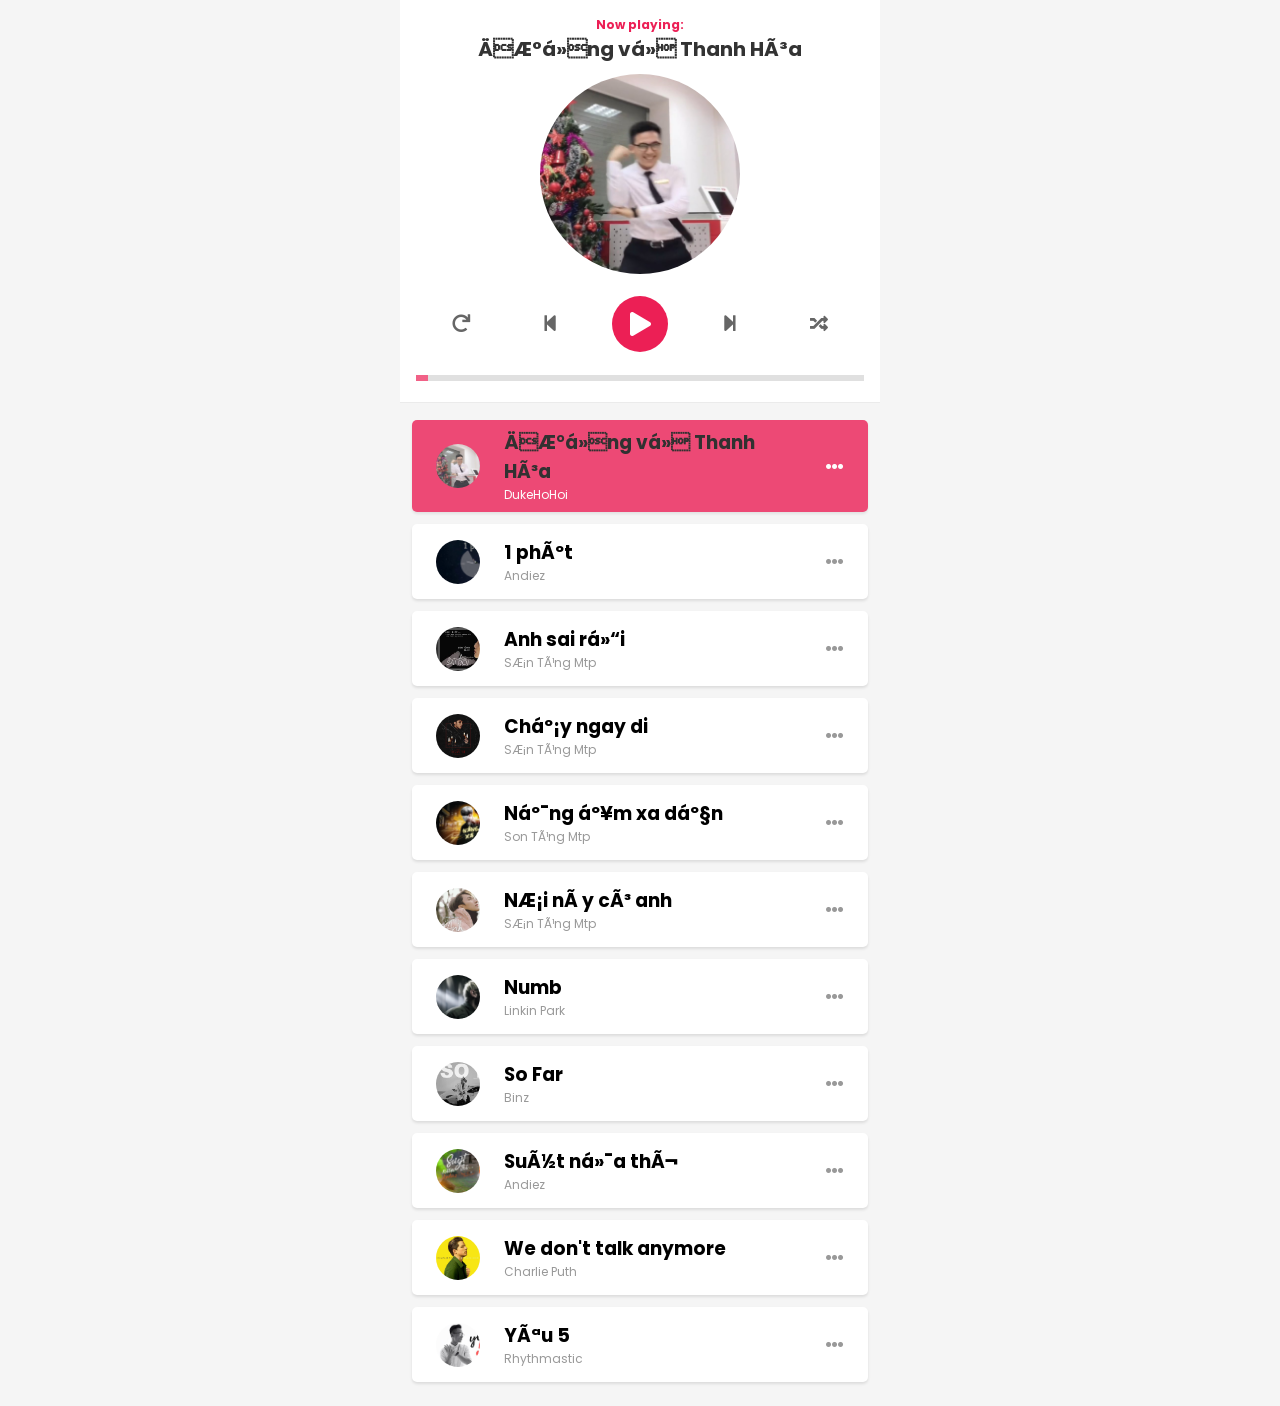
<file: musicplayer.html>
<!DOCTYPE html>
<html lang="en">
<head>
  
  
    <meta name="viewport" content="width=device-width, initial-scale=1.0">
    <title>Music player</title>
    <link rel="stylesheet" href="https://cdnjs.cloudflare.com/ajax/libs/font-awesome/5.15.2/css/all.min.css" integrity="sha512-HK5fgLBL+xu6dm/Ii3z4xhlSUyZgTT9tuc/hSrtw6uzJOvgRr2a9jyxxT1ely+B+xFAmJKVSTbpM/CuL7qxO8w==" crossorigin="anonymous" />
    <link rel="preconnect" href="https://fonts.gstatic.com">
    <link rel="stylesheet" href="./musicplayer.css">
    <!-- <script src="./musicplayer.js"></script> -->
    <link rel="shortcut icon" href="#">
  
    <link href="https://fonts.googleapis.com/css2?family=Poppins:wght@300;400;600&display=swap" rel="stylesheet">
</head>


<body>
<div class="player">
  <!-- Dashboard -->
  <div class="dashboard">
    <!-- Header -->
    <header>
      <h4>Now playing:</h4>
      <h2>String 57th & 9th</h2>
    </header>

    <!-- CD -->
    <div class="cd">
      <div class="cd-thumb">
      </div>
    </div>

    <!-- Control -->
    <div class="control">
      <div class="btn btn-repeat">
        <i class="fas fa-redo"></i>
      </div>
      <div class="btn btn-prev">
        <i class="fas fa-step-backward"></i>
      </div>
      <div class="btn btn-toggle-play">
        <i class="fas fa-pause icon-pause"></i>
        <i class="fas fa-play icon-play"></i>
      </div>
      <div class="btn btn-next">
        <i class="fas fa-step-forward"></i>
      </div>
      <div class="btn btn-random">
        <i class="fas fa-random"></i>
      </div>
    </div>

    <input id="progress" class="progress" type="range" value="0" step="1" min="0" max="100"> 

    <audio id="audio" src=""></audio>
  </div>

  <!-- Playlist -->
  <div class="playlist">
   
  </div>
</div>

    <script>
    const $ = document.querySelector.bind(document);
    const $$ = document.querySelectorAll.bind(document);
    const playlist = $('.playlist');
    const player = $('.player')
    const playBtn = $('.btn-toggle-play')
    const progress = $('#progress')
    const heading = $('header h2');
    const cdThumb = $('.cd-thumb');
    const audio = $('#audio')
    const nextBtn = $('.btn-next')
    const preBtn = $('.btn-prev')
    const randomBtn = $('.btn-random')
    const repeatBtn = $('.btn-repeat')





  const app = {
     currentIndex : 0, 
    isPlaying : false,
    isRandom : false,
    isRepeat :false,
    
  
songs: [
  {
    name: "Đường về Thanh Hóa",
    singer: "DukeHoHoi",
    path: "./assets/mp3/duongvethanhhoa.mp3",
    image: "./assets/img/duongvethanhhoa.jpg"
  },
  {
    name: "1 phút",
    singer: "Andiez",
    path: "./assets/mp3/1phut.mp3",
    image: "./assets/img/1phut.jpg"
  },
  {
    name: "Anh sai rồi",
    singer: "Sơn Tùng Mtp",
    path: "./assets/mp3/anhsairoi.mp3",
    image:
      "./assets/img/anh sai roi.jpg"
  },
  {
    name: "Chạy ngay di",
    singer: "Sơn Tùng Mtp",
    path:
      "./assets/mp3/chayngaydi.mp3",
    image: "./assets/img/chay ngay di.png"
  },
  {
    name: "Nắng ấm xa dần",
    singer: "Son Tùng Mtp",
    path: "./assets/mp3/nangamxadan.mp3",
    image:
      "./assets/img/nang am xa dan.jpg"
  },
  {
    name: "Nơi này có anh",
    singer: "Sơn Tùng Mtp",
    path: "./assets/mp3/noinaycoanh.mp3",
    image:
      "./assets/img/noi nay co anh.jpg"
  },
  {
    name: "Numb",
    singer: "Linkin Park",
    path:
      "./assets/mp3/numb.mp3",
    image:
      "./assets/img/numb.jpg"
  },
  {
    name: "So Far",
    singer: "Binz",
    path: "./assets/mp3/sofar.mp3",
    image:
      "./assets/img/so far.jpg"
  }
  ,
  {
    name: "Suýt nữa thì",
    singer: "Andiez",
    path: "./assets/mp3/suytnuathi.mp3",
    image:
      "./assets/img/suyt nua thi.jpg"
  },
  {
    name: "We don't talk anymore",
    singer: "Charlie Puth",
    path: "./assets/mp3/wedonttalk.mp3",
    image:
      "./assets/img/we dont talk.jpg"
  },
  {
    name: "Yêu 5",
    singer: "Rhythmastic",
    path: "./assets/mp3/yeu 5.mp3",
    image:
      "./assets/img/yeu 5.jpg"
  }
  
], 




render: function(){
 const htmls = this.songs.map((song,index) => {
    return `
    <div class="song ${index === this.currentIndex ? 'active' : ''}" data-index = "${index}">
      <div class="thumb" 
      style ="background-image: url('${song.image}')">
      </div>
      
      <div class="body">
        <h3 class="tittle">${song.name}</h3>
        <p class="author">${song.singer}</p>
      </div>

      <div class="option">
        <i class="fas fa-ellipsis-h">

        </i>
      </div>

    </div>
    `
  })
   $('.playlist').innerHTML = htmls.join('');

}, 

defineProperties: function(){
 Object.defineProperty(this, 'currentSong',{
  get: function(){
    return this.songs[this.currentIndex]
  }
 }) 
}
,
// Làm việc xử lí sự kiện 
handleEvents:function(){
  const _this = this;
    const cd = $('.cd');
    const cdWidth = cd.offsetWidth;

  // Xử lí Cd quay và dừng
  
  const cdThumbAnimate = cdThumb.animate([
    {transform: 'rotate(360deg)'}
  ], {
    duration:10000,
    iterations: Infinity
  })

  cdThumbAnimate.pause()



    // Xử lí phóng to thu nhỏ  
  document.onscroll = function(){
   
    const scrollTop = document.documentElement.scrollTop || window.scrollY;
    const newCdWidth = cdWidth -scrollTop; 
    cd.style.width =newCdWidth>0?  newCdWidth +'px':0; 
    cd.style.opacity = newCdWidth / cdWidth;  

   

  }

  // Xử lí khi click play 

  playBtn.onclick = function (){
    if(_this.isPlaying){
      audio.pause()
    }
    else{
      audio.play()
    }
    
   
  }

  // Khi play 

  audio.onplay =  function(){
    _this.isPlaying = true;
    player.classList.add('playing')
    cdThumbAnimate.play()
  }


  // Khi bị pause 

audio.onpause = function(){
  _this.isPlaying = false;
  player.classList.remove('playing')
  cdThumbAnimate.pause()



}
  

// Khi tiến độ bài hát thay đổi 

audio.ontimeupdate = function(){
  if(audio.duration){
    const progressPercent =  Math.floor(audio.currentTime / audio.duration * 100)
    progress.value = progressPercent
  }


}

// Xử lí khi tua xong
progress.oninput = function(e){
  const seekTime = audio.duration / 100 * e.target.value
  audio.currentTime = seekTime
}

// Khi next bài hát

nextBtn.onclick = function(){
  if(_this.isRandom){
    _this.playRandomSong()
  }else{
  _this.nextSong()}
  audio.play()
  _this.render()
  _this.scrollToActiveSong()
  
}

preBtn.onclick = function(){
  if(_this.isRandom){
    _this.playRandomSong()
  }else{
  _this.preSong()}
  audio.play()
  _this.render()

  _this.scrollToActiveSong()


},

// Xử lí tắt bật nút repeat

repeatBtn.onclick = function(){
  _this.isRepeat = !_this.isRepeat;
  repeatBtn.classList.toggle('active',_this.isRepeat)

}

// bẬT TẮt nút random

randomBtn.onclick = function(e){
  _this.isRandom = !_this.isRandom
  randomBtn.classList.toggle('active',_this.isRandom)
  
}

,
audio.onended = function(){
  if(_this.isRepeat){
    audio.play()
  }else{
  nextBtn.click()}
},
playlist.onclick = function(e){
  const songNode =  e.target.closest('.song:not(.active)')
  // Xử lí khi click vào song  
  if (songNode ||e.target.closest('.option'))
  {
    if (songNode){
      _this.currentIndex = Number(songNode.dataset.index)
      _this.loadCurrentSong()
      _this.render()
      audio.play()


    }
  }
  

}
}

,   
scrollToActiveSong : function(){
  setTimeout(function(){
  $('.song.active').scrollIntoView({
    behavior: 'smooth',
    block: 'nearest'
  })}
  ,500)


  }


,
nextSong : function(){
  this.currentIndex++
  if(this.currentIndex >= this.songs.length){
    this.currentIndex = 0
  }
  this.loadCurrentSong()
},
preSong : function(){
  this.currentIndex--
  if(this.currentIndex <0){
    this.currentIndex = this.songs.length-1 
  }
  this.loadCurrentSong()
},




loadCurrentSong:function(){
  

  heading.textContent = this.currentSong.name
  cdThumb.style.backgroundImage = `url('${this.currentSong.image}')`
  audio.src = this.currentSong.path;

},

playRandomSong: function(){
  let newIndex ;
  do{
    newIndex = Math.floor(Math.random() * this.songs.length)
  } while (newIndex === this.currentIndex)
  // console.log(newIndex)
  this.currentIndex = newIndex
  this.loadCurrentSong()

}
,





start: function(){
  // Định nghĩa các thuộc tính cho Object //
  this.defineProperties()

  // render playlist 

  this.render()

  // Tải bài hát hiện tại khi chạy ứng dụng
  this.loadCurrentSong()



  // Lắng nghe sự kiện 
  this.handleEvents()

}



  
}


app.start()
    </script>

<!-- Design from: https://static.collectui.com/shots/3671744/musicloud-revolutionary-app-for-music-streaming-large -->

</body>

</html>
</file>
<file: musicplayer.css>
:root {
    --primary-color: #ec1f55;
    --text-color: #333;
  }
  
  * {
    padding: 0;
    margin: 0;
    box-sizing: inherit;
  }
  
  body {
    background-color: #f5f5f5;
  }
  
  html {
    box-sizing: border-box;
    font-family: "Poppins", sans-serif;
  }
  
  .player {
    position: relative;
    max-width: 480px;
    margin: 0 auto;
  }
  
  .player .icon-pause {
    display: none;
  }
  
  .player.playing .icon-pause {
    display: inline-block;
  }
  
  .player.playing .icon-play {
    display: none;
  }
  
  .dashboard {
    padding: 16px 16px 14px;
    background-color: #fff;
    position: fixed;
    top: 0;
    width: 100%;
    max-width: 480px;
    border-bottom: 1px solid #ebebeb;
  }
  
  /* HEADER */
  header {
    text-align: center;
    margin-bottom: 10px;
  }
  
  header h4 {
    color: var(--primary-color);
    font-size: 12px;
  }
  
  header h2 {
    color: var(--text-color);
    font-size: 20px;
  }
  
  /* CD */
  .cd {
    display: flex;
    margin: auto;
    width: 200px;
  }
  
  .cd-thumb {
    width: 100%;
    padding-top: 100%;
    border-radius: 50%;
    background-color: #333;
    background-size: cover;
    margin: auto;
  }
  
  /* CONTROL */
  .control {
    display: flex;
    align-items: center;
    justify-content: space-around;
    padding: 18px 0 8px 0;
  }
  
  .control .btn {
    color: #666;
    padding: 18px;
    font-size: 18px;
  }
  
  .control .btn.active {
    color: var(--primary-color);
  }
  
  .control .btn-toggle-play {
    width: 56px;
    height: 56px;
    border-radius: 50%;
    font-size: 24px;
    color: #fff;
    display: flex;
    align-items: center;
    justify-content: center;
    background-color: var(--primary-color);
  }
  
  .progress {
    width: 100%;
    -webkit-appearance: none;
    height: 6px;
    background: #d3d3d3;
    outline: none;
    opacity: 0.7;
    -webkit-transition: 0.2s;
    transition: opacity 0.2s;
  }
  
  .progress::-webkit-slider-thumb {
    -webkit-appearance: none;
    appearance: none;
    width: 12px;
    height: 6px;
    background-color: var(--primary-color);
    cursor: pointer;
  }
  
  /* PLAYLIST */
  .playlist {
    margin-top: 408px;
    padding: 12px;
  }
  
  .song {
    display: flex;
    align-items: center;
    margin-bottom: 12px;
    background-color: #fff;
    padding: 8px 16px;
    border-radius: 5px;
    box-shadow: 0 2px 3px rgba(0, 0, 0, 0.1);
  }
  
  .song.active {
    background-color: var(--primary-color);
    opacity: 0.8;
  }
  
  .song:active {
    opacity: 0.8;
  }
  
  .song.active .option,
  .song.active .author,
  .song.active .title {
    color: #fff;
  }
  
  .song .thumb {
    width: 44px;
    height: 44px;
    border-radius: 50%;
    background-size: cover;
    margin: 0 8px;
  }
  
  .song .body {
    flex: 1;
    padding: 0 16px;
  }
  
  .song .title {
    font-size: 18px;
    color: var(--text-color);
  }
  
  .song .author {
    font-size: 12px;
    color: #999;
  }
  
  .song .option {
    padding: 16px 8px;
    color: #999;
    font-size: 18px;
  }
</file>
